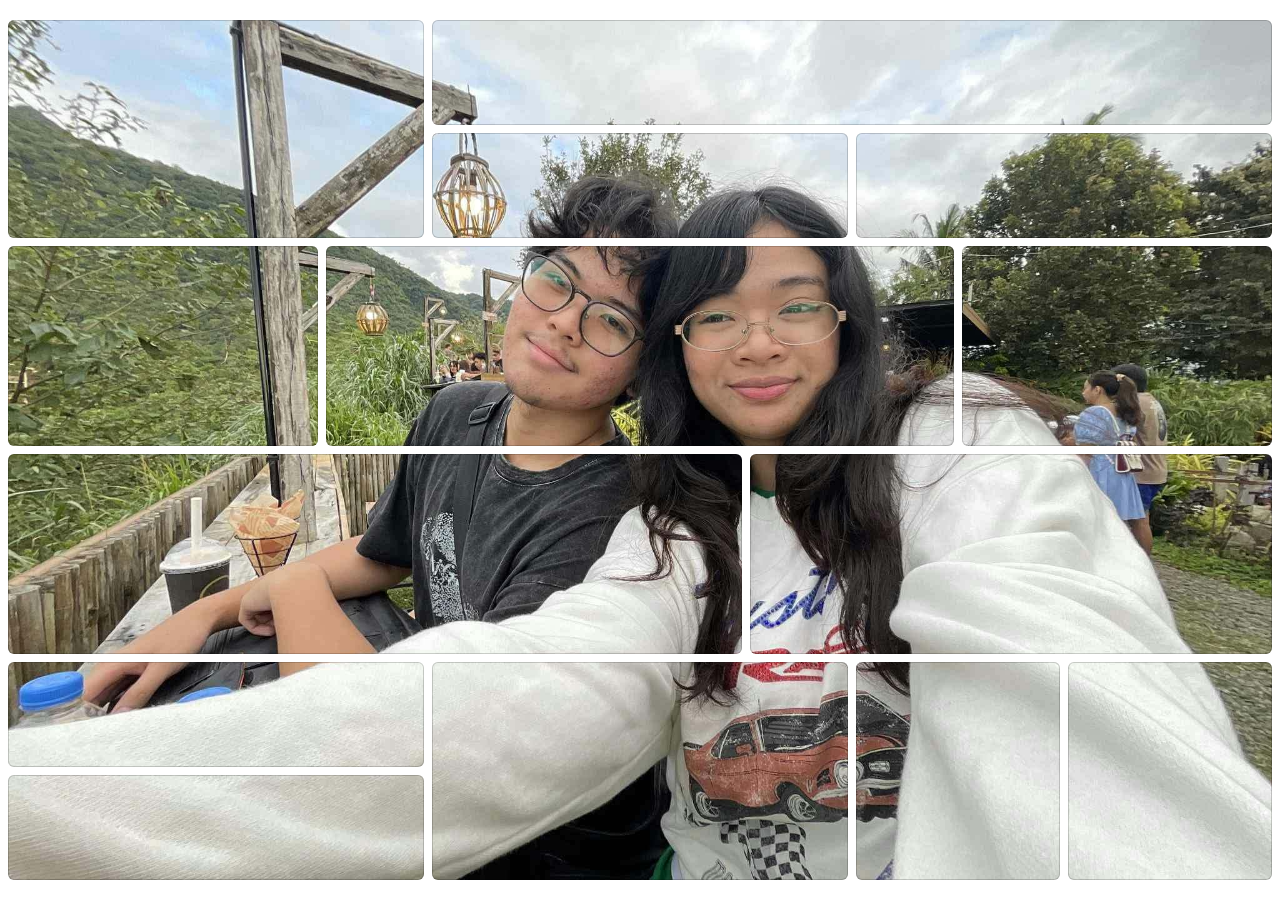
<file: index.html>
<!doctype html>
<html lang="en">

<head>
  <meta charset="utf-8">
  <meta name="viewport" content="width=device-width, initial-scale=1">
  <title>Bento - Limutos</title>
  <link href="https://cdn.jsdelivr.net/npm/bootstrap@5.3.8/dist/css/bootstrap.min.css" rel="stylesheet"
    crossorigin="anonymous">
  <link rel="icon" type="image/x-icon" href="assets/logo.svg">
  <style>
    .card {
      height: 100%;
      display: flex;
      background-image: url('assets/bento.jpg');
      background-attachment: fixed;
      background-size: cover;
      background-position: center;
    }
  </style>
</head>

<body>
  <div class="container-fluid p-3 vh-100 d-flex flex-column">
    <div class="row flex-grow-1">
      <div class="col-4 p-1">
        <div class="card p-1">
        </div>
      </div>
      <div class="col-8">
        <div class="row h-50">
          <div class="col-12 p-1">
            <div class="card p-1">

            </div>
          </div>
        </div>
        <div class="row h-50">
          <div class="col-6 p-1">
            <div class="card p-1">
            </div>
          </div>
          <div class="col-6 p-1">
            <div class="card p-1">
            </div>
          </div>
        </div>
      </div>
    </div>


    <div class="row flex-grow-1">
      <div class="col-3 p-1">
        <div class="card p-1">
        </div>
      </div>
      <div class="col-6 p-1">
        <div class="card p-1">
        </div>
      </div>
      <div class="col-3 p-1">
        <div class="card p-1">
        </div>
      </div>
    </div>


    <div class="row flex-grow-1">
      <div class="col-7 p-1">
        <div class="card p-1">
        </div>
      </div>
      <div class="col-5 p-1">
        <div class="card p-1">
        </div>
      </div>
    </div>


    <div class="row flex-grow-1">
      <div class="col-4">
        <div class="row h-50">
          <div class="col-12 p-1">
            <div class="card p-1">
            </div>
          </div>
        </div>
        <div class="row h-50">
          <div class="col-12 p-1">
            <div class="card p-1">
            </div>
          </div>
        </div>
      </div>
      <div class="col-4 p-1">
        <div class="card p-1">
        </div>
      </div>
      <div class="col-4">
        <div class="row h-100">
          <div class="col-6 p-1">
            <div class="card p-1">
            </div>
          </div>
          <div class="col-6 p-1">
            <div class="card p-1">
            </div>
          </div>
        </div>
      </div>
    </div>
  </div>

  <script src="https://cdn.jsdelivr.net/npm/bootstrap@5.3.8/dist/js/bootstrap.bundle.min.js"
    crossorigin="anonymous"></script>
</body>

</html>
</file>
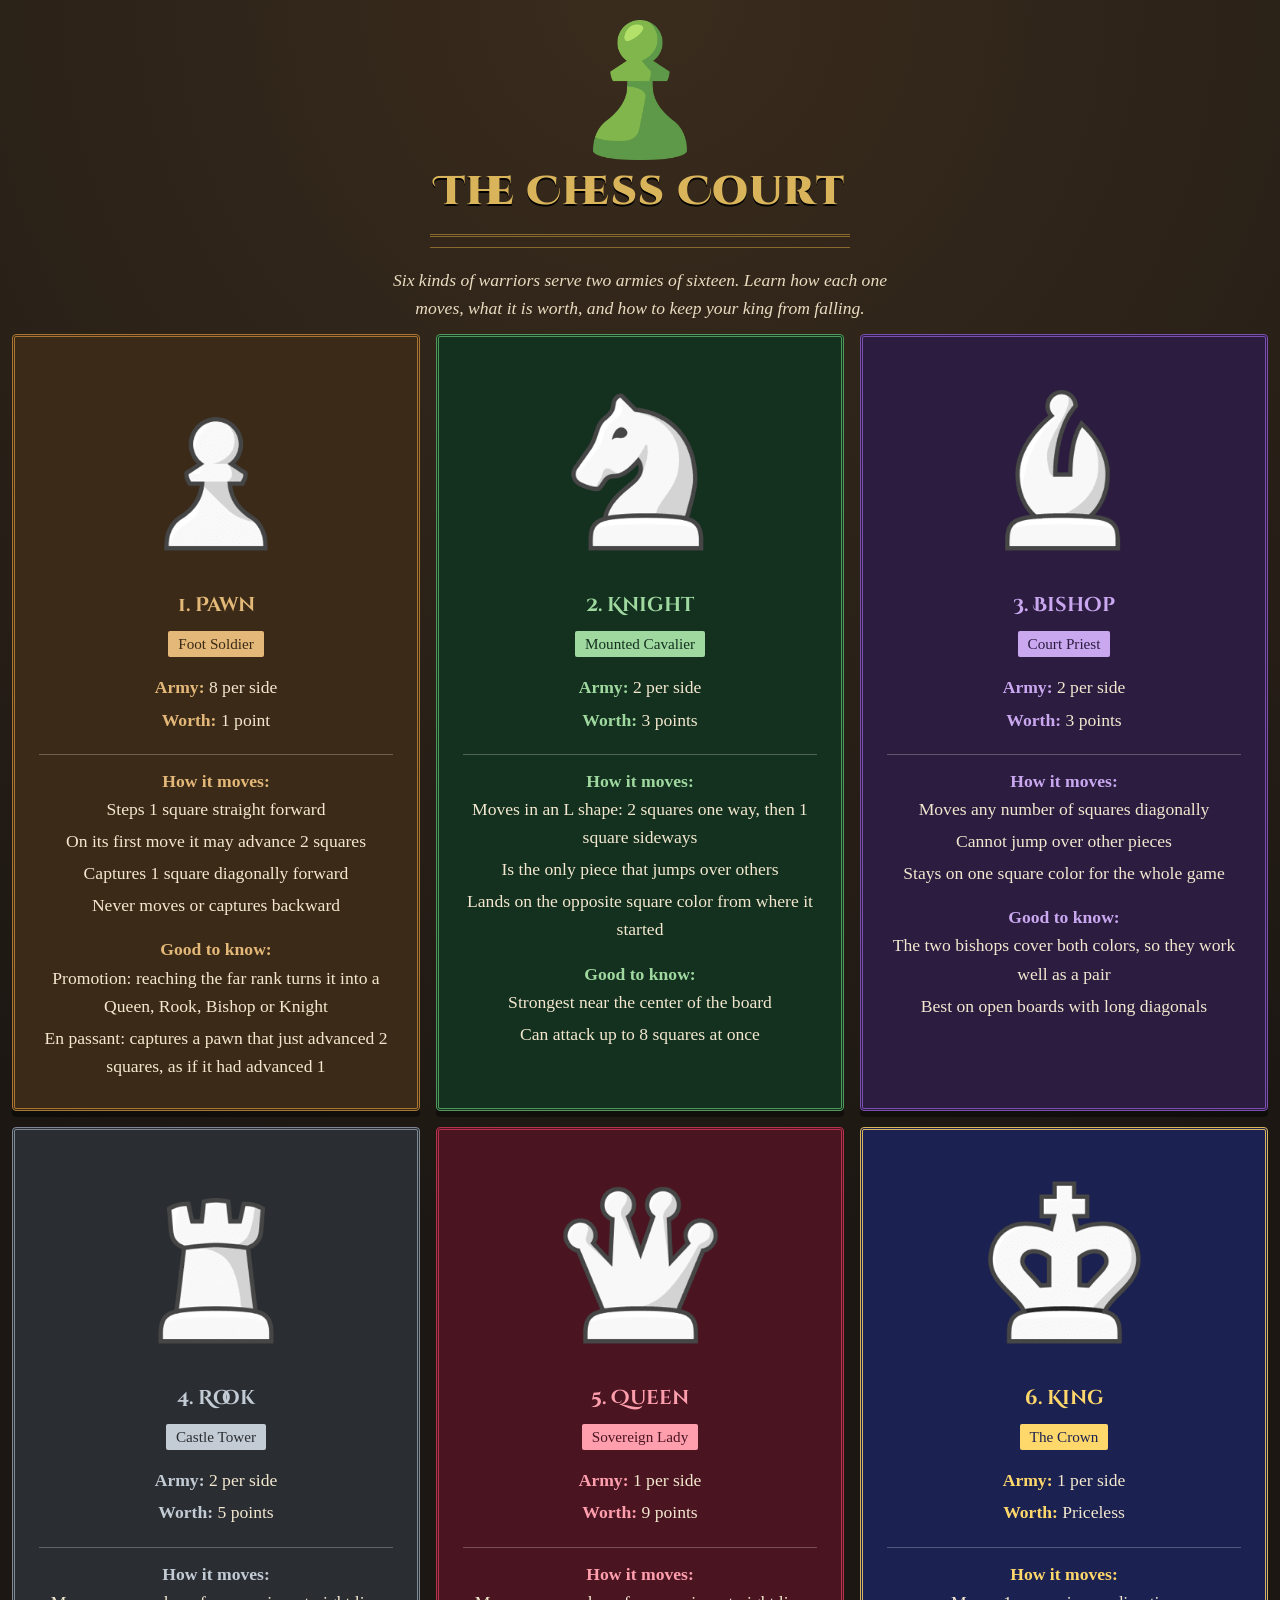
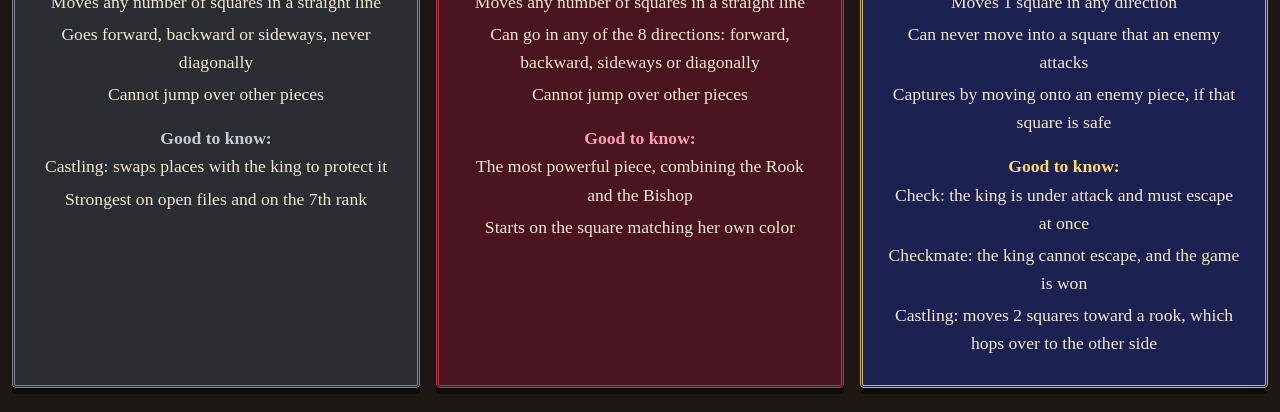
<file: Activity2/index.html>
<!doctype html>
<html lang="en">

<head>
  <meta charset="utf-8">
  <meta name="viewport" content="width=device-width, initial-scale=1">
  <title>The Chess Court</title>
  <link rel="icon" type="image/png" href="assets/favicon.png">
  <link href="https://fonts.googleapis.com/css2?family=Cinzel+Decorative:wght@700;900&family=IM+Fell+English:ital@0;1&display=swap" rel="stylesheet">
  <link href="https://cdn.jsdelivr.net/npm/bootstrap@5.3.8/dist/css/bootstrap.min.css" rel="stylesheet"
    integrity="sha384-sRIl4kxILFvY47J16cr9ZwB07vP4J8+LH7qKQnuqkuIAvNWLzeN8tE5YBujZqJLB" crossorigin="anonymous">
  <style>
    body {
      background-color: #1c1713;
      background-image: radial-gradient(circle at 50% 0%, #3a2c1d 0%, #1c1713 60%);
      font-family: 'IM Fell English', Georgia, serif;
      font-size: 1.1rem;
      line-height: 1.6;
      color: #e9dcc0;
    }

    h1, h2, h5 {
      font-family: 'Cinzel Decorative', 'Times New Roman', serif;
    }

    .logo img {
      max-width: 100%;
      height: 140px;
      object-fit: contain;
    }

    .banner h1 {
      color: #d9b45a;
      font-weight: 900;
      letter-spacing: 0.04em;
      text-shadow: 0 2px 0 #000;
    }

    .banner p {
      font-style: italic;
      max-width: 60ch;
      margin: 0 auto;
    }

    .divider {
      height: 14px;
      margin: 18px auto;
      max-width: 420px;
      border-top: 3px double #8a6a2c;
      border-bottom: 1px solid #8a6a2c;
    }

    .card {
      min-height: 100px;
      border: 3px double #8a6a2c;
      border-radius: 4px;
      color: #f3e8cf;
      text-align: center;
      box-shadow: 0 6px 0 rgba(0, 0, 0, 0.45);
    }

    .card img {
      width: 100%;
      height: 220px;
      object-fit: contain;
      flex-shrink: 0;
      padding: 12px;
      margin-bottom: 12px;
    }

    .card h5 {
      margin-bottom: 12px;
      font-weight: 700;
    }

    .card .badge {
      font-family: 'IM Fell English', Georgia, serif;
      font-size: 0.95rem;
      font-weight: 400;
      border-radius: 2px;
    }

    .card ul li {
      margin-bottom: 4px;
    }

    .moves {
      border-top: 1px solid rgba(255, 255, 255, 0.25);
      padding-top: 12px;
      margin-top: 12px;
    }
  </style>
</head>

<body>
  <div class="container-fluid p-3">

    <div class="row">
      <div class="col-12 p-1 logo text-center">
        <img src="assets/chess-logo.png" class="img-fluid" alt="Chess">
      </div>
    </div>

    <div class="row banner">
      <div class="col-12 p-1 text-center">
        <h1>The Chess Court</h1>
        <div class="divider"></div>
        <p>Six kinds of warriors serve two armies of sixteen. Learn how each one moves, what it is worth, and
          how to keep your king from falling.</p>
      </div>
    </div>

    <div class="row" id="parent">

    </div>

  </div>
  <script src="https://cdn.jsdelivr.net/npm/bootstrap@5.3.8/dist/js/bootstrap.bundle.min.js"
    integrity="sha384-FKyoEForCGlyvwx9Hj09JcYn3nv7wiPVlz7YYwJrWVcXK/BmnVDxM+D2scQbITxI"
    crossorigin="anonymous"></script>

  <script>
    var pieces = [
      {
        id: 1,
        name: "Pawn",
        rank: "Foot Soldier",
        count: "8 per side",
        value: "1 point",
        moves: [
          "Steps 1 square straight forward",
          "On its first move it may advance 2 squares",
          "Captures 1 square diagonally forward",
          "Never moves or captures backward"
        ],
        special: ["Promotion: reaching the far rank turns it into a Queen, Rook, Bishop or Knight", "En passant: captures a pawn that just advanced 2 squares, as if it had advanced 1"],
        image: "assets/pawn.png",
        bg: "#3b2a18",
        color: "#e3b878",
        border: "#a8742f"
      }, {
        id: 2,
        name: "Knight",
        rank: "Mounted Cavalier",
        count: "2 per side",
        value: "3 points",
        moves: [
          "Moves in an L shape: 2 squares one way, then 1 square sideways",
          "Is the only piece that jumps over others",
          "Lands on the opposite square color from where it started"
        ],
        special: ["Strongest near the center of the board", "Can attack up to 8 squares at once"],
        image: "assets/knight.png",
        bg: "#14301f",
        color: "#9fd9a0",
        border: "#4f9a5a"
      }, {
        id: 3,
        name: "Bishop",
        rank: "Court Priest",
        count: "2 per side",
        value: "3 points",
        moves: [
          "Moves any number of squares diagonally",
          "Cannot jump over other pieces",
          "Stays on one square color for the whole game"
        ],
        special: ["The two bishops cover both colors, so they work well as a pair", "Best on open boards with long diagonals"],
        image: "assets/bishop.png",
        bg: "#2c1c40",
        color: "#c9a8f0",
        border: "#7a4fb0"
      }, {
        id: 4,
        name: "Rook",
        rank: "Castle Tower",
        count: "2 per side",
        value: "5 points",
        moves: [
          "Moves any number of squares in a straight line",
          "Goes forward, backward or sideways, never diagonally",
          "Cannot jump over other pieces"
        ],
        special: ["Castling: swaps places with the king to protect it", "Strongest on open files and on the 7th rank"],
        image: "assets/rook.png",
        bg: "#2a2e33",
        color: "#c3cbd4",
        border: "#7d8793"
      }, {
        id: 5,
        name: "Queen",
        rank: "Sovereign Lady",
        count: "1 per side",
        value: "9 points",
        moves: [
          "Moves any number of squares in a straight line",
          "Can go in any of the 8 directions: forward, backward, sideways or diagonally",
          "Cannot jump over other pieces"
        ],
        special: ["The most powerful piece, combining the Rook and the Bishop", "Starts on the square matching her own color"],
        image: "assets/queen.png",
        bg: "#4a1420",
        color: "#ff9fae",
        border: "#b8324b"
      }, {
        id: 6,
        name: "King",
        rank: "The Crown",
        count: "1 per side",
        value: "Priceless",
        moves: [
          "Moves 1 square in any direction",
          "Can never move into a square that an enemy attacks",
          "Captures by moving onto an enemy piece, if that square is safe"
        ],
        special: ["Check: the king is under attack and must escape at once", "Checkmate: the king cannot escape, and the game is won", "Castling: moves 2 squares toward a rook, which hops over to the other side"],
        image: "assets/king.png",
        bg: "#1b2150",
        color: "#ffd86b",
        border: "#d9b45a"
      }
    ]

    var parent = document.getElementById("parent");

    for (var i = 0; i < pieces.length; i++) {

      var moveList = "";
      for (var j = 0; j < pieces[i].moves.length; j++) {
        moveList += `<li>` + pieces[i].moves[j] + `</li>`;
      }

      var specialList = "";
      for (var k = 0; k < pieces[i].special.length; k++) {
        specialList += `<li>` + pieces[i].special[k] + `</li>`;
      }

      parent.innerHTML += `
        <div class="col-12 col-sm-6 col-lg-4 p-2">
          <div class="card p-4 h-100" style="background-color: ` + pieces[i].bg + `; border-color: ` + pieces[i].border + `;">
            <img src="` + pieces[i].image + `" class="img-fluid" alt="` + pieces[i].name + `">
            <h5 style="color: ` + pieces[i].color + `;">` + pieces[i].id + ". " + pieces[i].name + `</h5>
            <p class="mb-3"><span class="badge" style="background-color: ` + pieces[i].color + `; color: ` + pieces[i].bg + `;">` + pieces[i].rank + `</span></p>
            <p class="mb-1"><strong style="color: ` + pieces[i].color + `;">Army:</strong> ` + pieces[i].count + `</p>
            <p class="mb-2"><strong style="color: ` + pieces[i].color + `;">Worth:</strong> ` + pieces[i].value + `</p>
            <div class="moves">
              <strong style="color: ` + pieces[i].color + `;">How it moves:</strong>
              <ul class="list-unstyled mb-3">` + moveList + `</ul>
              <strong style="color: ` + pieces[i].color + `;">Good to know:</strong>
              <ul class="list-unstyled mb-0">` + specialList + `</ul>
            </div>
          </div>
        </div>
      `;
    }
  </script>

</body>

</html>
</file>
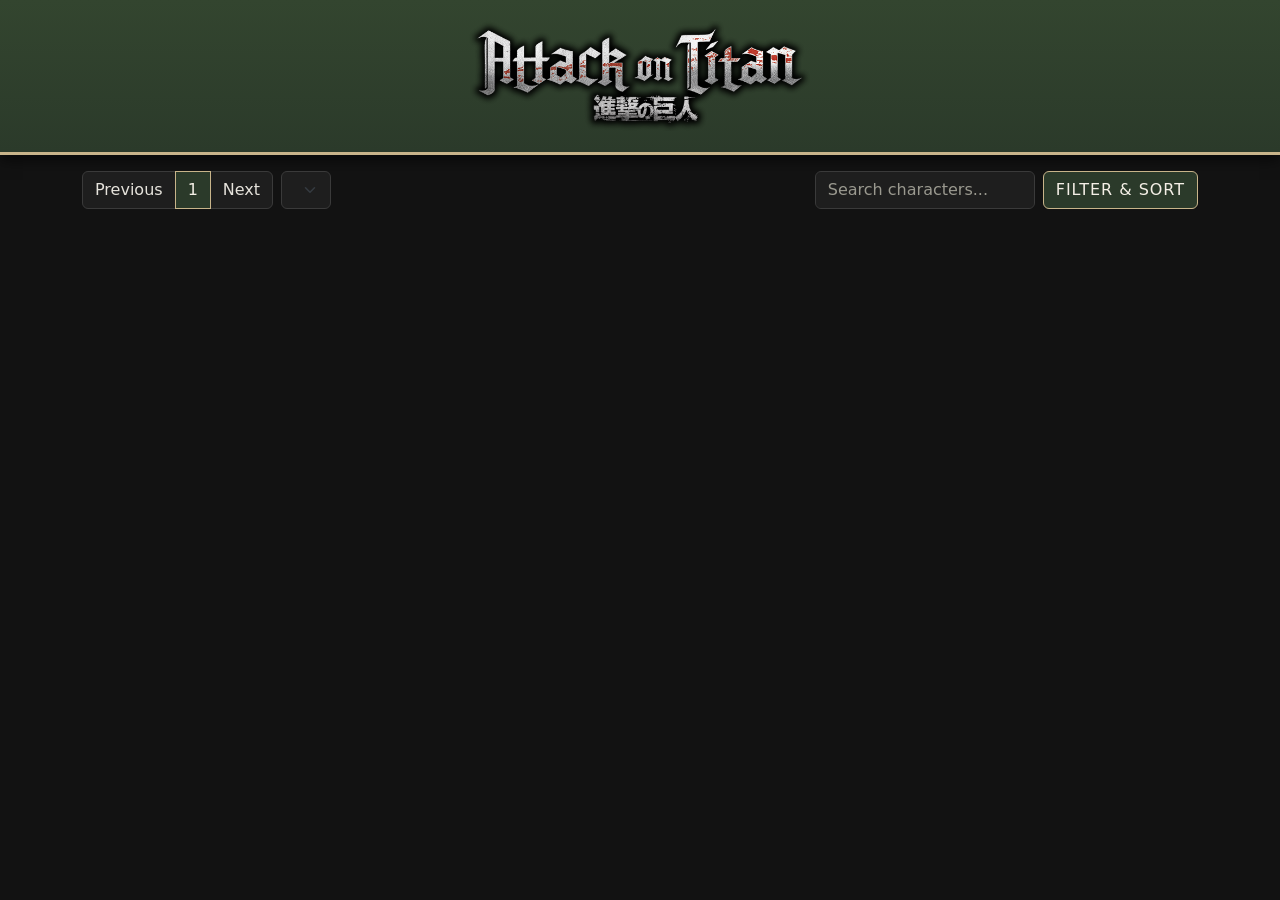
<file: Activity3/index.html>
<!doctype html>
<html lang="en">

<head>
  <meta charset="utf-8">
  <meta name="viewport" content="width=device-width, initial-scale=1">
  <title>The Eldian Journal</title>
  <link href="https://cdn.jsdelivr.net/npm/bootstrap@5.3.8/dist/css/bootstrap.min.css" rel="stylesheet"
    integrity="sha384-sRIl4kxILFvY47J16cr9ZwB07vP4J8+LH7qKQnuqkuIAvNWLzeN8tE5YBujZqJLB" crossorigin="anonymous">
  <link href="styles.css" rel="stylesheet">
  <link rel="icon" type="image/png" href="assets/favicon.png">
</head>

<body>
  <div class="container-fluid aot-header mb-3">
    <div class="row">
      <div class="col">
        <div class="text-center py-3">
          <a href="index.html?page=1">
            <img src="assets/logo.png" alt="Attack on Titan Dex" style="height: 120px;">
          </a>
        </div>
      </div>
    </div>
  </div>

  <div class="container mb-3">
    <nav aria-label="Page navigation example" class="d-flex align-items-center justify-content-between flex-wrap gap-2">
      <div class="d-flex align-items-center flex-wrap gap-2">
        <ul class="pagination aot-pagination mb-0">
          <li class="page-item"><a class="page-link" onclick="prev()">Previous</a></li>
          <li class="page-item"><a class="page-link" id="currentPage">1</a></li>
          <li class="page-item"><a class="page-link" onclick="next()">Next</a></li>
        </ul>
        <select class="form-select w-auto" id="pageSelect" aria-label="Jump to page"></select>
      </div>
      <div class="d-flex align-items-center gap-2 ms-md-auto flex-grow-1 flex-md-grow-0">
        <input class="form-control flex-grow-1" style="min-width: 0; max-width: 18rem;" type="search"
          id="searchInput" placeholder="Search characters..." aria-label="Search characters by name">
        <button class="btn aot-btn flex-shrink-0" type="button" id="filterToggle" data-bs-toggle="collapse"
          data-bs-target="#filterPanel" aria-expanded="false" aria-controls="filterPanel">Filter &amp; Sort</button>
      </div>
    </nav>

    <div class="collapse mt-3" id="filterPanel">
      <div class="aot-filter-panel p-3">
        <div class="row g-3">
          <div class="col-6 col-md-3">
            <label class="form-label aot-label" for="filterGender">Gender</label>
            <select class="form-select" id="filterGender">
              <option value="">All</option>
            </select>
          </div>
          <div class="col-6 col-md-3">
            <label class="form-label aot-label" for="filterStatus">Status</label>
            <select class="form-select" id="filterStatus">
              <option value="">All</option>
            </select>
          </div>
          <div class="col-6 col-md-3">
            <label class="form-label aot-label" for="filterSpecies">Species</label>
            <select class="form-select" id="filterSpecies">
              <option value="">All</option>
            </select>
          </div>
          <div class="col-6 col-md-3">
            <label class="form-label aot-label" for="sortBy">Sort by</label>
            <select class="form-select" id="sortBy">
              <option value="id">ID</option>
              <option value="name-asc">Alphabetical A-Z</option>
              <option value="name-desc">Alphabetical Z-A</option>
            </select>
          </div>
        </div>
      </div>
    </div>
  </div>

  <div class="container">
    <div class="aot-grid" id="parent">

    </div>
  </div>
  <script src="https://cdn.jsdelivr.net/npm/bootstrap@5.3.8/dist/js/bootstrap.bundle.min.js"
    integrity="sha384-FKyoEForCGlyvwx9Hj09JcYn3nv7wiPVlz7YYwJrWVcXK/BmnVDxM+D2scQbITxI"
    crossorigin="anonymous"></script>
  <script>
    const colors = {
      human: '#DEFDE0',
      horse: '#F4E7DA',
      titan: '#FDDFDF',
      'intelligent titan': '#FCF7DE',
      'titan (formerly human)': '#EAEDA1',
      unknown: '#E8E8E8',
    };

    const defaultColor = '#F5F5F5';
    const apiUrl = 'https://api.attackontitanapi.com/characters';

    // broken API images fall back to the local logo
    const imageFallback = "this.onerror=null; this.src='assets/logo.png'; this.classList.add('aot-img-fallback');";

    function capitalizeFirstLetter(str) {
      if (!str) return str;
      return str.charAt(0).toUpperCase() + str.slice(1);
    }

    var page = 1;
    var searchQuery = '';
    var genderQuery = '';
    var statusQuery = '';
    var speciesQuery = '';
    var sortQuery = 'id';

    // read the page, search, filters and sort out of the URL
    function readURLParams() {
      const urlParams = new URLSearchParams(window.location.search);

      page = urlParams.get('page');
      page = page == null ? 1 : parseInt(page);

      searchQuery = urlParams.get('search') || '';
      genderQuery = urlParams.get('gender') || '';
      statusQuery = urlParams.get('status') || '';
      speciesQuery = urlParams.get('species') || '';
      sortQuery = urlParams.get('sort');
      if (sortQuery !== 'name-asc' && sortQuery !== 'name-desc') {
        sortQuery = 'id';
      }
    }

    var perPageLoad = 10;      // characters shown per UI page
    var allCharacters = [];    // every character, loaded once
    var lastPage = 1;          // pages for the current filtered list

    var elParent = document.getElementById("parent");
    var elCurrentPage = document.getElementById("currentPage");
    var elPageSelect = document.getElementById("pageSelect");
    var elSearchInput = document.getElementById("searchInput");
    var elFilterGender = document.getElementById("filterGender");
    var elFilterStatus = document.getElementById("filterStatus");
    var elFilterSpecies = document.getElementById("filterSpecies");
    var elSortBy = document.getElementById("sortBy");

    // put the search, filters and sort from the URL back into the controls
    function applyURLParams() {
      elSearchInput.value = searchQuery;
      elFilterGender.value = genderQuery;
      elFilterStatus.value = statusQuery;
      elFilterSpecies.value = speciesQuery;
      elSortBy.value = sortQuery;
    }

    // write the current page, search, filters and sort into the address bar
    function updateURL(replace) {
      var params = new URLSearchParams();
      params.set('page', page);
      if (elSearchInput.value) params.set('search', elSearchInput.value);
      if (elFilterGender.value) params.set('gender', elFilterGender.value);
      if (elFilterStatus.value) params.set('status', elFilterStatus.value);
      if (elFilterSpecies.value) params.set('species', elFilterSpecies.value);
      if (elSortBy.value !== 'id') params.set('sort', elSortBy.value);

      var url = 'index.html?' + params.toString();
      if (replace) {
        history.replaceState(null, '', url);
      } else {
        history.pushState(null, '', url);
      }
    }

    // apply the selected filters and sort to the full list
    function getVisibleCharacters() {
      var search = elSearchInput.value.toLowerCase();

      var list = allCharacters.filter(function (character) {
        var nameOk = character.name.toLowerCase().includes(search);
        var genderOk = elFilterGender.value === '' || character.gender === elFilterGender.value;
        var statusOk = elFilterStatus.value === '' || character.status === elFilterStatus.value;
        var speciesOk = elFilterSpecies.value === '' || character.species.indexOf(elFilterSpecies.value) > -1;
        return nameOk && genderOk && statusOk && speciesOk;
      });

      if (elSortBy.value === 'name-asc') {
        list.sort(function (a, b) { return a.name.localeCompare(b.name); });
      } else if (elSortBy.value === 'name-desc') {
        list.sort(function (a, b) { return b.name.localeCompare(a.name); });
      } else {
        list.sort(function (a, b) { return a.id - b.id; });
      }

      return list;
    }

    // fill a filter dropdown with "All" + every unique value found in the data
    function fillFilter(elSelect, values) {
      elSelect.innerHTML = '<option value="">All</option>';
      values.forEach(function (value) {
        elSelect.innerHTML += '<option value="' + value + '">' + capitalizeFirstLetter(value) + '</option>';
      });
    }

    function uniqueValues(field) {
      var values = [];
      allCharacters.forEach(function (character) {
        if (character[field] && values.indexOf(character[field]) === -1) {
          values.push(character[field]);
        }
      });
      return values.sort();
    }

    function uniqueSpecies() {
      var values = [];
      allCharacters.forEach(function (character) {
        character.species.forEach(function (species) {
          if (values.indexOf(species) === -1) {
            values.push(species);
          }
        });
      });
      return values.sort();
    }

    function buildPageSelector() {
      elPageSelect.innerHTML = '';
      for (var i = 1; i <= lastPage; i++) {
        elPageSelect.innerHTML += '<option value="' + i + '">' + i + '</option>';
      }
      elPageSelect.value = page;
    }

    function getCharacters() {
      var characters = getVisibleCharacters();
      lastPage = Math.ceil(characters.length / perPageLoad) || 1;

      if (page > lastPage) page = lastPage;
      if (page < 1) page = 1;

      elCurrentPage.innerHTML = page;
      buildPageSelector();

      elParent.innerHTML = '';
      characters.slice((page - 1) * perPageLoad, page * perPageLoad).forEach(function (character) {
        var id = character.id;
        var name = character.name;
        var picture = character.img;
        var rawSpecies = character.species;
        var speciesList = Array.isArray(rawSpecies)
          ? rawSpecies
          : (rawSpecies === null || rawSpecies === undefined || rawSpecies === '' ? [] : [rawSpecies]);

        // drop every "human" entry (case-insensitive, trimmed), keeping the rest
        var filteredSpecies = speciesList.filter(function (item) {
          return String(item).trim().toLowerCase() !== 'human';
        });

        var species = filteredSpecies.map(function (item) {
          return capitalizeFirstLetter(String(item).trim());
        }).join(', ');
        var status = character.status || 'Unknown';
        var color = colors[String(filteredSpecies[0] || '').trim().toLowerCase()] || defaultColor;
        var imageTag = picture
          ? '<img src="' + picture + '" alt="' + name + '" onerror="' + imageFallback + '">'
          : '<img src="assets/logo.png" alt="' + name + '" class="aot-img-fallback">';
        var speciesTag = filteredSpecies.length
          ? '<div class="rounded-pill aot-pill aot-tcg-species" style="background-color: ' + color + '">' + species + '</div>'
          : '';
        var link = 'view.html?id=' + id + '&page=' + page;

        // subtitle under the name: alias[0], otherwise occupation, otherwise nothing
        var aliases = character.alias || [];
        var subtitle = aliases[0] && aliases[0].toLowerCase() !== 'unknown'
          ? aliases[0]
          : (character.occupation || '');

        // bottom badge: roles[0], otherwise groups[0], otherwise occupation
        var roles = character.roles || [];
        var groups = character.groups || [];
        var secondary = roles[0] || (groups[0] ? groups[0].name : '') || character.occupation || '';

        var subtitleTag = subtitle ? '<div class="aot-tcg-alias">' + subtitle + '</div>' : '';
        var secondaryTag = secondary ? '<span class="aot-tcg-info">' + secondary + '</span>' : '';

        elParent.innerHTML += `
          <div class="card aot-card aot-tcg-card">
            <a class="aot-tcg-image" href="` + link + `" style="background-color: ` + color + `;">
              ` + imageTag + `
            </a>
            <div class="aot-tcg-id">#` + id + `</div>
            ` + speciesTag + `
            <div class="aot-tcg-plate">
              <a class="aot-name aot-tcg-name" href="` + link + `">` + name + `</a>
              ` + subtitleTag + `
              <div class="aot-tcg-tags">
                <span class="aot-tcg-status">` + status + `</span>
                ` + secondaryTag + `
              </div>
            </div>
          </div>
        `;
      });
    }

    // load the whole dataset once (the API caps at 20 per page)
    const loadCharacters = async () => {
      var first = await (await fetch(apiUrl + '?page=1')).json();
      allCharacters = first.results;

      var requests = [];
      for (var p = 2; p <= first.info.pages; p++) {
        requests.push(fetch(apiUrl + '?page=' + p).then(function (response) { return response.json(); }));
      }
      var rest = await Promise.all(requests);
      rest.forEach(function (data) { allCharacters = allCharacters.concat(data.results); });

      fillFilter(elFilterGender, uniqueValues('gender'));
      fillFilter(elFilterStatus, uniqueValues('status'));
      fillFilter(elFilterSpecies, uniqueSpecies());

      applyURLParams();
      getCharacters();
    };

    function applyFilter() {
      page = 1;
      getCharacters();
      updateURL(true);
    }

    elPageSelect.onchange = function () {
      page = parseInt(elPageSelect.value);
      getCharacters();
      updateURL();
    };

    elSearchInput.oninput = applyFilter;
    elFilterGender.onchange = applyFilter;
    elFilterStatus.onchange = applyFilter;
    elFilterSpecies.onchange = applyFilter;
    elSortBy.onchange = applyFilter;

    function prev() {
      page -= 1;
      if (page == 0) {
        page = lastPage;
      }
      getCharacters();
      updateURL();
    }

    function next() {
      page += 1;
      if (page > lastPage) {
        page = 1;
      }
      getCharacters();
      updateURL();
    }

    // browser back/forward: re-read the URL and re-render to match it
    window.addEventListener('popstate', function () {
      readURLParams();
      applyURLParams();
      getCharacters();
    });

    readURLParams();
    loadCharacters();
  </script>
</body>

</html>
</file>
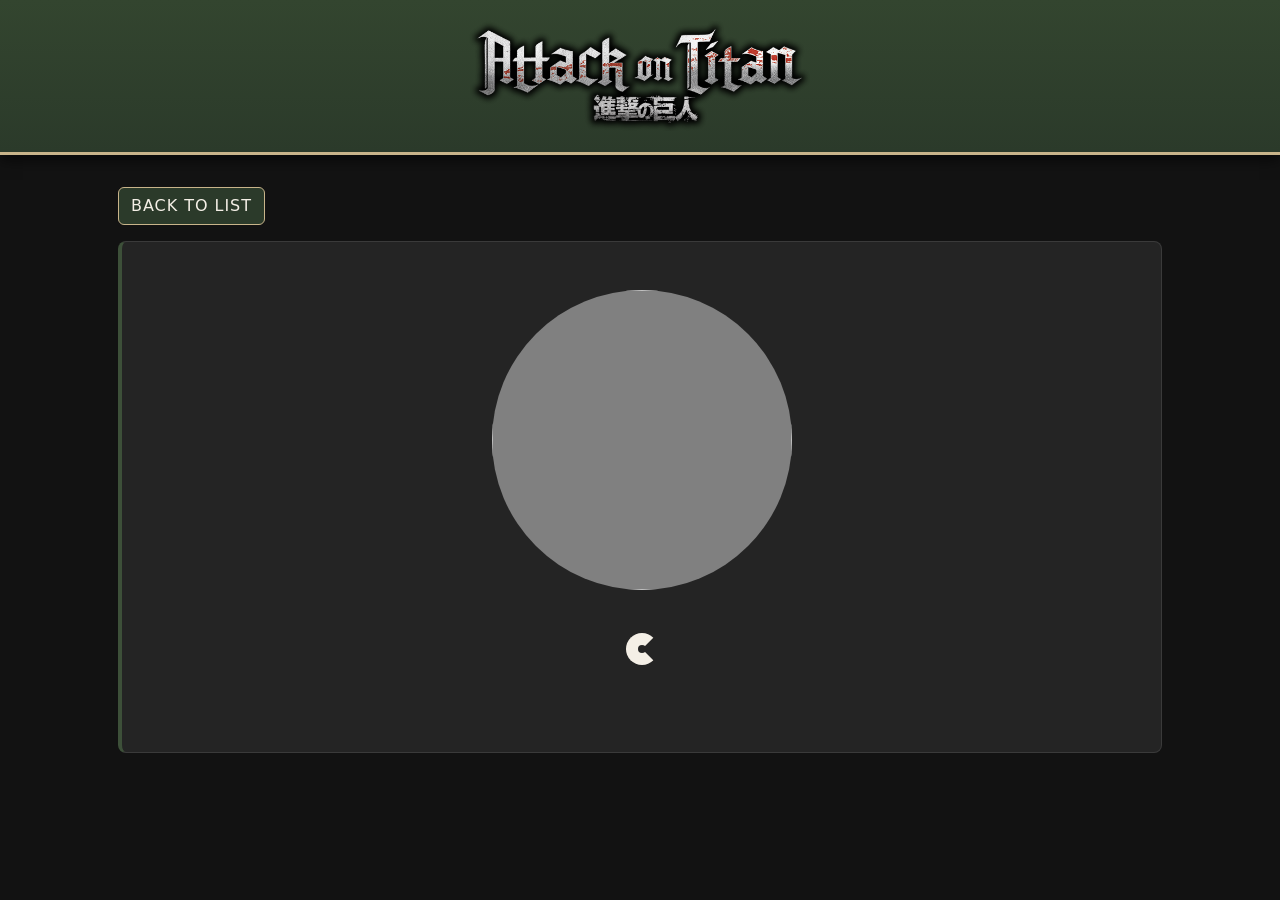
<file: Activity3/view.html>
<!doctype html>
<html lang="en">

<head>
  <meta charset="utf-8">
  <meta name="viewport" content="width=device-width, initial-scale=1">
  <title>Attack on Titan Dex</title>
  <link href="https://cdn.jsdelivr.net/npm/bootstrap@5.3.8/dist/css/bootstrap.min.css" rel="stylesheet"
    integrity="sha384-sRIl4kxILFvY47J16cr9ZwB07vP4J8+LH7qKQnuqkuIAvNWLzeN8tE5YBujZqJLB" crossorigin="anonymous">
  <link href="styles.css" rel="stylesheet">
  <link rel="icon" type="image/png" href="assets/favicon.png">
</head>

<body>
  <div class="container-fluid aot-header mb-3">
    <div class="row">
      <div class="col">
        <div class="text-center py-3">
          <a href="index.html?page=1">
            <img src="assets/logo.png" alt="Attack on Titan Dex" style="height: 120px;">
          </a>
        </div>
      </div>
    </div>
  </div>

  <div class="container">
    <div class="row">
      <div class="col px-5 my-3">
        <a href="index.html" id="backlink">
          <div class="btn aot-btn">Back to list</div>
        </a>
      </div>
    </div>
    <div class="row">
      <div class="col px-5">
        <div class="card p-5 text-center rounded-3 aot-card">
          <div class="mx-auto rounded-circle overflow-hidden" style="background-color: grey; width: 300px; height: 300px; overflow: hidden;"
            id="imgContainer">
            <img id="image" style="width: 300px; height: 300px; object-fit: cover;" class="mx-auto"
              onerror="this.onerror=null; this.src='assets/logo.png'; this.style.objectFit='contain'; this.style.padding='30px';">
          </div>
          <div class="h3 mt-4 display-5" id="name">
            <div class="spinner-border" role="status">
              <span class="visually-hidden">Loading...</span>
            </div>
          </div>
          <div>
            <span class="badge rounded-pill text-black" id="species"></span>
          </div>
          <div class="mt-4 text-start" id="details"></div>
        </div>
      </div>
    </div>
  </div>

  <script src="https://cdn.jsdelivr.net/npm/bootstrap@5.3.8/dist/js/bootstrap.bundle.min.js"
    integrity="sha384-FKyoEForCGlyvwx9Hj09JcYn3nv7wiPVlz7YYwJrWVcXK/BmnVDxM+D2scQbITxI"
    crossorigin="anonymous"></script>
  <script>
    const colors = {
      human: '#DEFDE0',
      horse: '#F4E7DA',
      titan: '#FDDFDF',
      'intelligent titan': '#FCF7DE',
      'titan (formerly human)': '#EAEDA1',
      unknown: '#E8E8E8',
    };

    const defaultColor = '#F5F5F5';

    // turn a value into text: arrays become a comma separated list, empty values become a dash
    function joinOrDash(value) {
      if (Array.isArray(value)) {
        return value.length > 0 ? value.join(', ') : '—';
      }
      return value || '—';
    }

    const queryString = window.location.search;
    const urlParams = new URLSearchParams(queryString);
    const id = urlParams.get('id');
    var page = urlParams.get('page');
    page = page == null ? 1 : page;

    var elName = document.getElementById("name");
    var elImage = document.getElementById("image");
    var elSpecies = document.getElementById("species");
    var elImgContainer = document.getElementById("imgContainer");
    var elBacklink = document.getElementById("backlink");
    var elDetails = document.getElementById("details");

    elBacklink.href = "index.html?page=" + page;

    const getCharacter = async (id) => {
      const response = await fetch('https://api.attackontitanapi.com/characters/' + id);
      const character = await response.json();

      var rawSpecies = character.species;
      var speciesList = Array.isArray(rawSpecies)
        ? rawSpecies
        : (rawSpecies === null || rawSpecies === undefined || rawSpecies === '' ? [] : [rawSpecies]);

      // drop every "human" entry (case-insensitive, trimmed), keeping the rest
      var filteredSpecies = speciesList.filter(function (item) {
        return String(item).trim().toLowerCase() !== 'human';
      });
      var color = colors[String(filteredSpecies[0] || '').trim().toLowerCase()] || defaultColor;

      elName.innerHTML = character.name;
      if (filteredSpecies.length > 0) {
        elSpecies.innerHTML = filteredSpecies.join(', ');
        elSpecies.style.backgroundColor = color;
      } else {
        elSpecies.style.display = 'none';
      }
      elImgContainer.style.backgroundColor = color;
      if (character.img) {
        elImage.style.objectFit = 'cover';
        elImage.style.padding = '0';
        elImage.src = character.img;
      } else {
        elImage.src = 'assets/logo.png';
        elImage.style.objectFit = 'contain';
        elImage.style.padding = '30px';
      }

      var groups = character.groups && character.groups.length > 0
        ? character.groups.map(function (group) { return group.name; }).join(', ')
        : '—';

      var relatives = character.relatives && character.relatives.length > 0
        ? character.relatives.map(function (relative) { return relative.family; }).join(', ')
        : '—';

      elDetails.innerHTML = `
        <div class="aot-stats">
          <div class="aot-stat"><span class="aot-stat-label">Alias</span><span class="aot-stat-value">` + joinOrDash(character.alias) + `</span></div>
          <div class="aot-stat"><span class="aot-stat-label">Species</span><span class="aot-stat-value">` + joinOrDash(character.species) + `</span></div>
          <div class="aot-stat"><span class="aot-stat-label">Status</span><span class="aot-stat-value">` + joinOrDash(character.status) + `</span></div>
          <div class="aot-stat"><span class="aot-stat-label">Gender</span><span class="aot-stat-value">` + joinOrDash(character.gender) + `</span></div>
          <div class="aot-stat"><span class="aot-stat-label">Age</span><span class="aot-stat-value">` + joinOrDash(character.age) + `</span></div>
          <div class="aot-stat"><span class="aot-stat-label">Height</span><span class="aot-stat-value">` + joinOrDash(character.height) + `</span></div>
          <div class="aot-stat"><span class="aot-stat-label">Occupation</span><span class="aot-stat-value">` + joinOrDash(character.occupation) + `</span></div>
          <div class="aot-stat"><span class="aot-stat-label">Birthplace</span><span class="aot-stat-value">` + joinOrDash(character.birthplace) + `</span></div>
          <div class="aot-stat"><span class="aot-stat-label">Residence</span><span class="aot-stat-value">` + joinOrDash(character.residence) + `</span></div>
          <div class="aot-stat"><span class="aot-stat-label">Roles</span><span class="aot-stat-value">` + joinOrDash(character.roles) + `</span></div>
          <div class="aot-stat"><span class="aot-stat-label">Groups</span><span class="aot-stat-value">` + groups + `</span></div>
          <div class="aot-stat"><span class="aot-stat-label">Relatives</span><span class="aot-stat-value">` + relatives + `</span></div>
        </div>
      `;
    }

    if (id != null) {
      getCharacter(id);
    }
  </script>
</body>

</html>
</file>
<file: Activity3/styles.css>
/* ===== Attack on Titan Dex - shared theme ===== */
:root {
  color-scheme: dark;
  --aot-green: #2b3a2a;
  --aot-green-light: #3d5039;
  --aot-bg: #121212;
  --aot-surface: #1e1e1e;
  --aot-card: #242424;
  --aot-parchment: #f4efe6;
  --aot-tan: #c8b48a;
  --aot-text: #e6e3dc;
  --aot-muted: #9a998f;
  --aot-border: #3a3a3a;
}

body {
  background-color: var(--aot-bg);
  color: var(--aot-text);
}

/* header */
.aot-header {
  background: linear-gradient(180deg, #33452f 0%, var(--aot-green) 100%);
  border-bottom: 3px solid var(--aot-tan);
  box-shadow: 0 4px 14px rgba(0, 0, 0, .65);
}

/* shared card surface */
.aot-card {
  background-color: var(--aot-card);
  border: 1px solid var(--aot-border);
  border-left: 4px solid var(--aot-green-light);
  color: var(--aot-text);
}

/* character name */
.aot-name {
  color: var(--aot-parchment);
  text-decoration: none;
  letter-spacing: .02em;
}

.aot-name:hover {
  color: var(--aot-tan);
}

/* responsive trading-card grid */
.aot-grid {
  display: grid;
  gap: 1rem;
  grid-template-columns: repeat(2, minmax(0, 1fr));
}

@media (min-width: 576px) {
  .aot-grid {
    grid-template-columns: repeat(3, minmax(0, 1fr));
  }
}

@media (min-width: 768px) {
  .aot-grid {
    grid-template-columns: repeat(4, minmax(0, 1fr));
  }
}

@media (min-width: 992px) {
  .aot-grid {
    grid-template-columns: repeat(5, minmax(0, 1fr));
  }
}

/* trading card frame */
.aot-tcg-card {
  position: relative;
  display: flex;
  flex-direction: column;
  justify-content: space-between;
  gap: .5rem;
  padding: .6rem;
  aspect-ratio: 5 / 7;
  border: 3px solid var(--aot-green-light);
  border-radius: 12px;
  overflow: hidden;
  transition: transform .15s ease, border-color .15s ease, box-shadow .15s ease;
}

/* subtle inner frame line */
.aot-tcg-card::before {
  content: "";
  position: absolute;
  inset: 4px;
  z-index: 2;
  border: 1px solid rgba(244, 239, 230, .22);
  border-radius: 8px;
  pointer-events: none;
}

.aot-tcg-card:hover {
  transform: translateY(-4px);
  border-color: var(--aot-tan);
  box-shadow: 0 10px 22px rgba(0, 0, 0, .65);
}

/* image frame, ~60% of the card body */
.aot-tcg-image {
  position: relative;
  display: block;
  flex: 6 1 0;
  min-height: 0;
  overflow: hidden;
  border: 2px solid var(--aot-parchment);
  border-radius: 8px;
}

.aot-tcg-image img {
  display: block;
  width: 100%;
  height: 100%;
  object-fit: cover;
}

/* fallback logo when a character image is missing or broken */
.aot-img-fallback {
  object-fit: contain !important;
  padding: 20px;
}

/* top corner badges */
.aot-tcg-id {
  position: absolute;
  top: 6px;
  left: 6px;
  z-index: 3;
  display: flex;
  align-items: center;
  justify-content: center;
  min-width: 34px;
  height: 34px;
  padding: 0 .3rem;
  border-radius: 50%;
  background-color: var(--aot-parchment);
  border: 2px solid var(--aot-green);
  color: #1a1a1a;
  font-size: .85rem;
  font-weight: 700;
  box-shadow: 0 2px 6px rgba(0, 0, 0, .55);
}

.aot-tcg-species {
  position: absolute;
  top: 8px;
  right: 8px;
  z-index: 3;
  max-width: calc(100% - 60px);
  padding: .25rem .6rem;
  overflow: hidden;
  text-overflow: ellipsis;
  white-space: nowrap;
  font-size: .7rem;
  box-shadow: 0 2px 6px rgba(0, 0, 0, .55);
}

/* bottom name plate */
.aot-tcg-plate {
  flex: 4 1 0;
  display: flex;
  flex-direction: column;
  justify-content: center;
  gap: .35rem;
  min-height: 0;
  overflow: hidden;
  text-align: center;
}

.aot-tcg-name {
  font-size: .95rem;
  font-weight: 700;
  line-height: 1.15;
  text-transform: uppercase;
}

.aot-tcg-alias {
  color: var(--aot-tan);
  font-size: .7rem;
  letter-spacing: .04em;
  overflow: hidden;
  text-overflow: ellipsis;
  white-space: nowrap;
}

.aot-tcg-tags {
  display: flex;
  align-items: center;
  justify-content: center;
  gap: .35rem;
  min-width: 0;
}

.aot-tcg-status {
  flex: 0 0 auto;
  padding: .25rem .55rem;
  border: 1px solid var(--aot-tan);
  border-radius: 999px;
  background-color: var(--aot-green-light);
  color: var(--aot-parchment);
  font-size: .62rem;
  font-weight: 600;
  text-transform: uppercase;
  letter-spacing: .04em;
  white-space: nowrap;
}

.aot-tcg-info {
  flex: 1 1 auto;
  min-width: 0;
  padding: .3rem .5rem;
  border: 1px solid var(--aot-border);
  border-radius: 6px;
  background-color: var(--aot-surface);
  color: var(--aot-muted);
  font-size: .72rem;
  text-transform: uppercase;
  letter-spacing: .05em;
  overflow: hidden;
  text-overflow: ellipsis;
  white-space: nowrap;
}

/* species / affiliation badges */
.aot-pill {
  color: #1a1a1a;
  font-weight: 600;
  text-transform: uppercase;
  letter-spacing: .04em;
  border: 1px solid rgba(0, 0, 0, .25);
}

/* pagination + page selector */
.aot-pagination .page-link {
  background-color: var(--aot-surface);
  border-color: var(--aot-border);
  color: var(--aot-text);
}

.aot-pagination .page-link:hover {
  background-color: var(--aot-green-light);
  border-color: var(--aot-tan);
  color: var(--aot-parchment);
}

#currentPage {
  position: relative;
  z-index: 2;
  background-color: var(--aot-green);
  border-color: var(--aot-tan);
  color: var(--aot-parchment);
}

#pageSelect {
  background-color: var(--aot-surface);
  border: 1px solid var(--aot-border);
  color: var(--aot-text);
}

#pageSelect:focus {
  border-color: var(--aot-tan);
  box-shadow: 0 0 0 .2rem rgba(200, 180, 138, .25);
}

/* search bar */
#searchInput {
  width: 220px;
  max-width: 100%;
  background-color: var(--aot-surface);
  border: 1px solid var(--aot-border);
  color: var(--aot-text);
}

#searchInput::placeholder {
  color: var(--aot-muted);
}

#searchInput:focus {
  background-color: var(--aot-surface);
  border-color: var(--aot-tan);
  color: var(--aot-text);
  box-shadow: 0 0 0 .2rem rgba(200, 180, 138, .25);
}

/* filter & sort */
.aot-filter-panel {
  background-color: var(--aot-surface);
  border: 1px solid var(--aot-border);
  border-radius: .5rem;
}

.aot-label {
  color: var(--aot-tan);
  text-transform: uppercase;
  letter-spacing: .06em;
  font-size: .8rem;
}

#filterGender,
#filterStatus,
#filterSpecies,
#sortBy {
  background-color: var(--aot-card);
  border: 1px solid var(--aot-border);
  color: var(--aot-text);
}

#filterGender:focus,
#filterStatus:focus,
#filterSpecies:focus,
#sortBy:focus {
  border-color: var(--aot-tan);
  box-shadow: 0 0 0 .2rem rgba(200, 180, 138, .25);
}

/* detail card (view.html) */
#name {
  color: var(--aot-parchment);
  text-transform: uppercase;
  letter-spacing: .05em;
}

#species {
  font-size: .95rem;
  padding: .5rem 1.1rem;
  text-transform: uppercase;
  letter-spacing: .05em;
  font-weight: 600;
  border: 1px solid rgba(0, 0, 0, .25);
}

/* attributes */
.aot-stats {
  display: grid;
  grid-template-columns: repeat(auto-fit, minmax(180px, 1fr));
  gap: .75rem;
}

.aot-stat {
  display: flex;
  flex-direction: column;
  gap: .2rem;
  padding: .6rem .8rem;
  border: 1px solid var(--aot-border);
  border-radius: .5rem;
  background-color: var(--aot-surface);
}

.aot-stat-label {
  color: var(--aot-tan);
  font-size: .7rem;
  font-weight: 600;
  text-transform: uppercase;
  letter-spacing: .06em;
}

.aot-stat-value {
  color: var(--aot-text);
  font-size: .9rem;
  overflow-wrap: anywhere;
}

/* buttons */
.aot-btn {
  background-color: var(--aot-green);
  border: 1px solid var(--aot-tan);
  color: var(--aot-parchment);
  text-transform: uppercase;
  letter-spacing: .06em;
}

.aot-btn:hover,
.aot-btn:focus {
  background-color: var(--aot-green-light);
  border-color: var(--aot-parchment);
  color: #fff;
}
</file>
